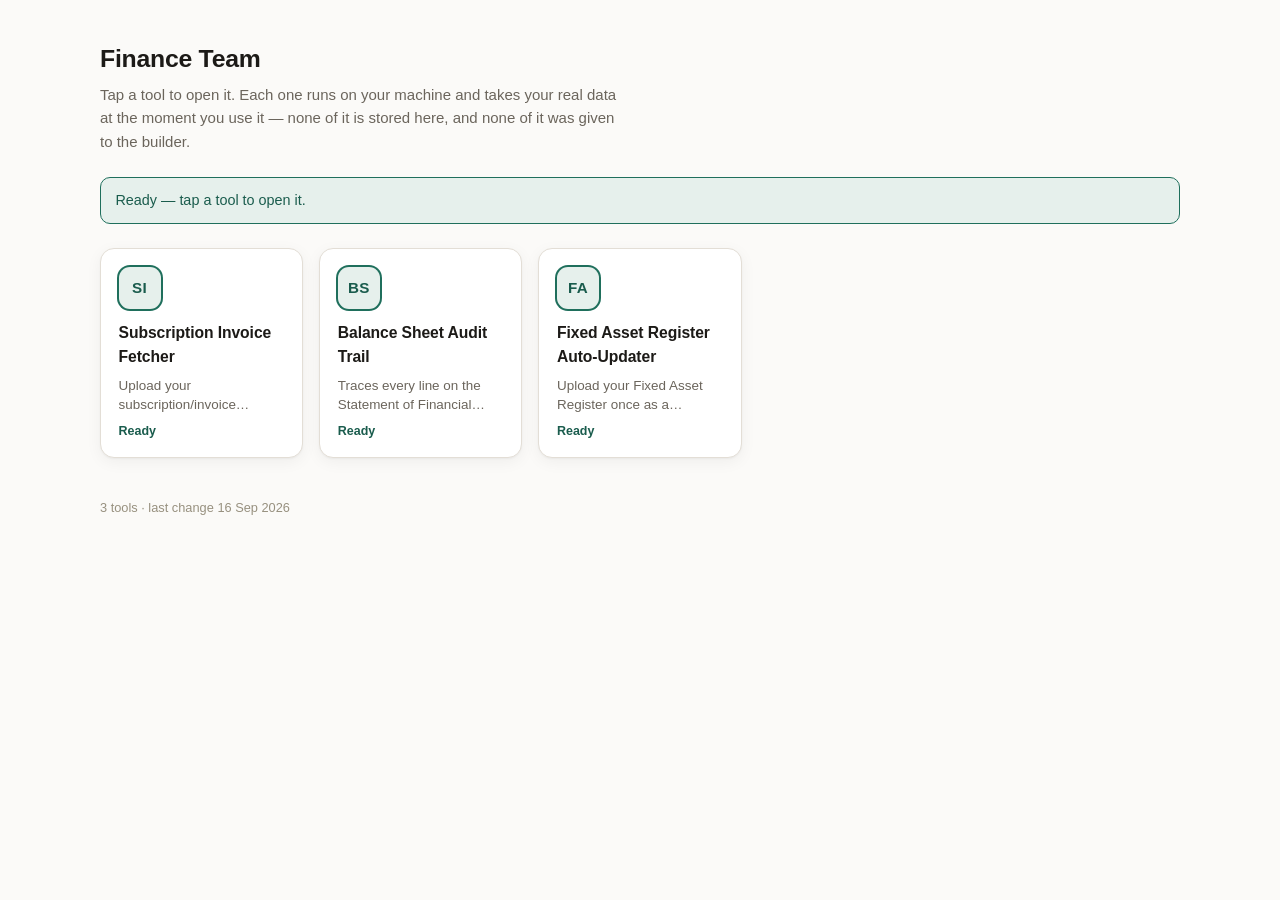
<file: index.html>
<!doctype html>
<html lang="en">
<head>
<meta charset="utf-8">
<meta name="viewport" content="width=device-width, initial-scale=1">
<title>Finance Team — tools</title>
<style>
:root {
  --bg: #fbfaf8; --surface: #ffffff; --surface-2: #f4f2ee;
  --border: #e3ded6; --border-strong: #cfc8bd;
  --text: #1c1a17; --text-dim: #6b655c; --text-faint: #97907f;
  --accent: #1f6f5c; --accent-soft: #e6f0ec; --accent-text: #1a5c4d;
  --warn: #8a5a12; --warn-soft: #fbf1de;
  --danger: #9b2c26; --danger-soft: #fbeceb;
  --radius: 10px;
  --shadow: 0 1px 2px rgba(28,26,23,.04), 0 4px 16px rgba(28,26,23,.05);
  --mono: ui-monospace, "SF Mono", Menlo, Consolas, monospace;
}
@media (prefers-color-scheme: dark) {
  :root {
    --bg: #16181a; --surface: #1e2124; --surface-2: #262a2e;
    --border: #333940; --border-strong: #454d56;
    --text: #e9e6e1; --text-dim: #a3a8ae; --text-faint: #757b83;
    --accent: #4db39a; --accent-soft: #1b2f2a; --accent-text: #6fc9b1;
    --warn: #d4a24a; --warn-soft: #2d2618;
    --danger: #e08a83; --danger-soft: #2e1c1b;
    --shadow: 0 1px 2px rgba(0,0,0,.3), 0 4px 16px rgba(0,0,0,.25);
  }
}
* { box-sizing: border-box; }
body {
  margin: 0; padding: 2.5rem 1.5rem 4rem;
  background: var(--bg); color: var(--text);
  font: 15px/1.55 -apple-system, BlinkMacSystemFont, "Segoe UI", Roboto, sans-serif;
}
.wrap { max-width: 1080px; margin: 0 auto; }
header.top { margin-bottom: .5rem; }
h1 { font-size: 1.55rem; margin: 0 0 .3rem; letter-spacing: -.01em; }
.sub { color: var(--text-dim); margin: 0 0 1.5rem; max-width: 62ch; }
.banner {
  border: 1px solid var(--border); background: var(--surface-2);
  color: var(--text-dim); border-radius: var(--radius);
  padding: .7rem .9rem; margin-bottom: 1.5rem; font-size: .9rem;
}
.banner.live { background: var(--accent-soft); border-color: var(--accent); color: var(--accent-text); }
.banner code { font-family: var(--mono); font-size: .85em; }
.grid { display: grid; gap: 1rem; grid-template-columns: repeat(auto-fill, minmax(200px, 1fr)); }
.tile {
  position: relative;
  background: var(--surface); border: 1px solid var(--border);
  border-radius: 14px; box-shadow: var(--shadow);
  padding: 1.15rem 1.1rem 1rem;
  display: flex; flex-direction: column; gap: .45rem;
  cursor: pointer; text-align: left;
  transition: transform .12s ease, border-color .12s ease, box-shadow .12s ease;
}
.tile:hover, .tile:focus-visible {
  transform: translateY(-2px);
  border-color: var(--accent);
  box-shadow: 0 2px 4px rgba(0,0,0,.06), 0 10px 24px rgba(0,0,0,.09);
  outline: none;
}
.tile:active { transform: translateY(0); }
.glyph {
  width: 42px; height: 42px; border-radius: 11px;
  display: grid; place-items: center; margin-bottom: .3rem;
  background: var(--accent-soft); color: var(--accent-text);
  font-weight: 700; font-size: .95rem; letter-spacing: .02em;
}
.tile-name { font-weight: 620; font-size: .98rem; letter-spacing: -.005em; }
.tile-sub {
  color: var(--text-dim); font-size: .84rem; line-height: 1.4;
  display: -webkit-box; -webkit-line-clamp: 2; -webkit-box-orient: vertical;
  overflow: hidden;
}
.tile-status { font-size: .78rem; color: var(--text-faint); min-height: 1.1em; }
.tile-status.up { color: var(--accent-text); font-weight: 600; }
.tile-status.bad { color: var(--danger); }
.tile-status.busy { color: var(--text-dim); }
.tile-stop {
  position: absolute; top: .7rem; right: .7rem;
  font: inherit; font-size: .74rem; padding: .15rem .45rem; cursor: pointer;
  border-radius: 6px; border: 1px solid var(--border-strong);
  background: var(--surface); color: var(--text-dim);
}
.tile-stop:hover { color: var(--danger); border-color: var(--danger); }
/* Running: a quiet dot in the corner, the way a phone marks a live app. */
.tile.is-up .glyph { box-shadow: 0 0 0 2px var(--accent); }
.tile-idle { cursor: default; opacity: .6; }
.tile-idle:hover { transform: none; border-color: var(--border); box-shadow: var(--shadow); }
.tile-idle .glyph { background: var(--surface-2); color: var(--text-faint); }
.empty {
  grid-column: 1 / -1; color: var(--text-dim);
  background: var(--surface); border: 1px dashed var(--border);
  border-radius: 14px; padding: 2rem 1.2rem; text-align: center;
}
.empty h2 { margin: 0 0 .3rem; font-size: 1rem; }
.empty p { margin: 0; font-size: .9rem; }
footer { margin-top: 2.5rem; color: var(--text-faint); font-size: .8rem; }
</style>
</head>
<body>
<div class="wrap">
  <header class="top">
    <h1>Finance Team</h1>
    <p class="sub">Tap a tool to open it. Each one runs on your machine and takes your
    real data at the moment you use it — none of it is stored here, and none of it
    was given to the builder.</p>
  </header>

  <div class="banner" id="banner">Ready — tap a tool to open it.</div>

  <div class="grid" id="grid">
      <article class="tile" data-slug="subscription-invoice-fetcher" role="button" tabindex="0"
               aria-label="Open Subscription Invoice Fetcher" title="Upload your subscription/invoice breakdown sheet and it searches your Gmail inbox for a matching invoice email for each row, using the vendor/partner name (not the internal department name) to search, and gives you back a report showing which invoices were found, with a live row-by-row progress indicator while it runs. — bring: The invoice breakdown sheet as a .xlsx file, with a header row somewhere in the first 10 rows containing columns for enterprise/department, (ideally) a separate vendor/partner/supplier column, a breakdown/description, an invoice date, and an amount; A Gmail App Password for the admin inbox to search (generated at Google Account -&gt; Security -&gt; 2-Step Verification -&gt; App Passwords), entered fresh each run">
        <span class="glyph" aria-hidden="true">SI</span>
        <span class="tile-name">Subscription Invoice Fetcher</span>
        <span class="tile-sub">Upload your subscription/invoice breakdown sheet and it searches your Gmail inbox for a matching invoice email for each row, using the vendor/partner name (not the internal department name) to search, and gives you back a report showing which invoices were found, with a live row-by-row progress indicator while it runs.</span>
        <span class="tile-status" data-role="status"></span>
        <button class="tile-stop" data-act="stop" hidden
                aria-label="Stop Subscription Invoice Fetcher">Stop</button>
      </article>

      <article class="tile" data-slug="balance-sheet-audit-trail" role="button" tabindex="0"
               aria-label="Open Balance Sheet Audit Trail" title="Traces every line on the Statement of Financial Position back to its supporting Trial Balance accounts and General Ledger transactions, flagging anything that doesn&#x27;t reconcile. Data can come from an Excel upload (SOFP/TB/GL) or a direct read-only pull from the connected staging Odoo instance for a chosen date range. — bring: Either: the three Excel sheets (.xlsx/.xlsm) — Statement of Financial Position (SOFP), Trial Balance (TB) and General Ledger (GL) — in the same layout the tool already expects; Or: a start and end date for a period to pull directly from the connected staging Odoo instance (requires ODOO_URL/ODOO_DB/ODOO_USERNAME/ODOO_API_KEY to be set on the server; no credentials are entered in the browser)">
        <span class="glyph" aria-hidden="true">BS</span>
        <span class="tile-name">Balance Sheet Audit Trail</span>
        <span class="tile-sub">Traces every line on the Statement of Financial Position back to its supporting Trial Balance accounts and General Ledger transactions, flagging anything that doesn&#x27;t reconcile. Data can come from an Excel upload (SOFP/TB/GL) or a direct read-only pull from the connected staging Odoo instance for a chosen date range.</span>
        <span class="tile-status" data-role="status"></span>
        <button class="tile-stop" data-act="stop" hidden
                aria-label="Stop Balance Sheet Audit Trail">Stop</button>
      </article>

      <article class="tile" data-slug="fixed-asset-register-auto-updater" role="button" tabindex="0"
               aria-label="Open Fixed Asset Register Auto-Updater" title="Upload your Fixed Asset Register once as a baseline, then each period upload that period&#x27;s invoices and GL; the tool files new purchases into the correct existing asset tab, calculates depreciation the same way the register already does, applies disposals to the matching existing row, and lists anything it couldn&#x27;t confidently resolve for you to handle by hand. — bring: The current Fixed Asset Register as an Excel workbook (.xlsx/.xlsm), uploaded once as the baseline; Each period: the new invoices as PDF or image files (including scans/photos), plus the GL covering those same transactions as .xlsx/.xlsm/.xls/.csv (a flat table with a Date, Amount and Account/Classification header row) — or the same FAR/GL workbook if the GL lives inside it as a sheet">
        <span class="glyph" aria-hidden="true">FA</span>
        <span class="tile-name">Fixed Asset Register Auto-Updater</span>
        <span class="tile-sub">Upload your Fixed Asset Register once as a baseline, then each period upload that period&#x27;s invoices and GL; the tool files new purchases into the correct existing asset tab, calculates depreciation the same way the register already does, applies disposals to the matching existing row, and lists anything it couldn&#x27;t confidently resolve for you to handle by hand.</span>
        <span class="tile-status" data-role="status"></span>
        <button class="tile-stop" data-act="stop" hidden
                aria-label="Stop Fixed Asset Register Auto-Updater">Stop</button>
      </article>
  </div>

  <footer>3 tools · last change 16 Sep 2026</footer>
</div>

<script>
const DATA = {"defaultOrigin": "http://127.0.0.1:8000", "features": [{"assumptions": ["A 'vendor/partner column' is any column whose header contains vendor, partner, or supplier - kept distinct from the enterprise/client/company/customer/organisation keyword group", "Matching is a plain text search of the vendor value (or enterprise value, as fallback) against the email sender, subject, and body - not fuzzy/alias matching", "The progress indicator is a simple text line updated per row via polling, not a graphical progress bar", "All other matching, date, and amount logic is unchanged from the previous version"], "capabilities": ["browser"], "created_at": "2026-09-14T16:27:10.357938+00:00", "expects": ["The invoice breakdown sheet as a .xlsx file, with a header row somewhere in the first 10 rows containing columns for enterprise/department, (ideally) a separate vendor/partner/supplier column, a breakdown/description, an invoice date, and an amount", "A Gmail App Password for the admin inbox to search (generated at Google Account -> Security -> 2-Step Verification -> App Passwords), entered fresh each run"], "gaps": ["No fuzzy/alias matching - a sheet vendor name that doesn't match the wording used in the actual invoice email (e.g. sheet says AWS but the email is from Amazon Web Services) will still show as not found", "Nothing is written back to the uploaded sheet - the enterprise/vendor distinction is used internally only"], "history": [{"at": "2026-09-14T16:27:10.357938+00:00", "build_id": "b_204a1eb1a7", "prompt": "I have attached a template subscription invoice. Across every enterprise there is a breakdown against every break down i want the invoice gotten from the admin email around that date. The feature shall take admin account access and the invoice sheet and get invoices from the gmail against every break down.", "version": 1}, {"at": "2026-09-16T12:03:29.395932+00:00", "build_id": "b_b1c05b7e96", "prompt": "Replace the current Google OAuth sign-in flow (which needs a Cloud Console app, GMAIL_CLIENT_ID/GMAIL_CLIENT_SECRET, and a redirect URI set up in advance) with a plain input field in the tool's own web page instead: an email address field and a Gmail App Password field (the 16-character password anyone can generate themselves from Google Account -> Security -> 2-Step Verification -> App Passwords, no developer setup needed). Use these two values to connect to the admin Gmail inbox over IMAP instead of the Gmail API/OAuth, and search for the invoice emails the same way as before. The app password field must be a masked password input, must never be written to disk or logged, and should only be held in memory for the current run (the user re-enters it each time they run the tool, same as they re-upload the sheet).", "version": 2}, {"at": "2026-09-16T16:50:07.523392+00:00", "build_id": "b_59c4301a2b", "prompt": "Sign-in is rejecting valid app passwords. The likely bug: Google displays the 16-character App Password with spaces every 4 characters for readability (e.g. 'abcd efgh ijkl mnop'), but the real password has no spaces. The current code only strips leading/trailing whitespace from the app_password field, not spaces in the middle, so a copy-pasted password with its original spacing gets sent to Gmail as-is and rejected. Fix: strip ALL whitespace from the app password (not just leading/trailing) before using it to sign in. Also update the on-page help text to mention that spaces in a pasted app password are fine and will be removed automatically.", "version": 3}, {"at": "2026-09-16T17:09:55.355429+00:00", "build_id": "b_4050d77c02", "prompt": "Every row is coming back as Missing Data on a real sheet. The cause: the sheet has a title/section label in row 1 (e.g. '20001  Software Subscriptions - Engineering') and the ACTUAL column headers are in row 2 (Sr No, Voucher Number, Invoice Date, Communication / Breakdown, Partner (Vendor), Debit, Breakup Amounts, Amount in dollars, Enterprise, Test Case (reference only)). The code currently does pd.read_excel(input_path) with no header row detection, so it always treats row 1 as the header \u2014 which is wrong here, so no column ever matches and every row is marked Missing Data. Fix: instead of assuming row 1 is the header, scan the first several rows (e.g. first 10) for the row that actually looks like a header \u2014 the one containing the most recognizable column-name keywords (enterprise/client/company/vendor, breakdown/description/communication, date, amount) \u2014 and use that row as the real header, skipping any title/label rows above it. Keep everything else the same (still uses the 'Enterprise' column for enterprise name, a breakdown/description column, an invoice date column, and an amount column).", "version": 4}, {"at": "2026-09-16T17:38:03.147582+00:00", "build_id": "b_f3e8ec5f04", "prompt": "Zero invoices are being matched even though the real invoice emails are sitting right there in the inbox. Root cause: the sheet has TWO different columns that both currently get treated as one \u2014 Enterprise (an internal department/cost-center label, e.g. Engineering, Admin) and Partner (Vendor) (the actual company that sent the invoice, e.g. Microsoft, Obsidian.md, Zoom). The tool is currently searching Gmail for the Enterprise value (Engineering) as the sender/company name, but Engineering is an internal department name that will never appear in any real invoice email \u2014 the vendor name (Microsoft, Zoom, etc) is what actually appears in the email sender/subject/body, and that value lives in a separate Partner (Vendor) column the tool ignores. Fix: detect a distinct vendor/partner column (keywords like vendor, partner, supplier \u2014 separate from the existing enterprise/client/company keyword group) and use THAT column'\\''s value to match against the email sender/subject/body, not the enterprise/department column. Keep the enterprise/department column for display in the output report as before, just stop using it as the email-matching key. If no separate vendor/partner column exists in a given sheet, fall back to using the enterprise column for matching same as today, so sheets without this distinction still work. Separately: the tool shows a plain '\\''Loading'\\'' message with no progress while it works through all the rows, which can take a while against a large inbox \u2014 add a simple progress indicator (e.g. '\\''Processing row 3 of 24...'\\'') so it does not look stuck.", "version": 5}], "prompt": "Zero invoices are being matched even though the real invoice emails are sitting right there in the inbox. Root cause: the sheet has TWO different columns that both currently get treated as one \u2014 Enterprise (an internal department/cost-center label, e.g. Engineering, Admin) and Partner (Vendor) (the actual company that sent the invoice, e.g. Microsoft, Obsidian.md, Zoom). The tool is currently searching Gmail for the Enterprise value (Engineering) as the sender/company name, but Engineering is an internal department name that will never appear in any real invoice email \u2014 the vendor name (Microsoft, Zoom, etc) is what actually appears in the email sender/subject/body, and that value lives in a separate Partner (Vendor) column the tool ignores. Fix: detect a distinct vendor/partner column (keywords like vendor, partner, supplier \u2014 separate from the existing enterprise/client/company keyword group) and use THAT column'\\''s value to match against the email sender/subject/body, not the enterprise/department column. Keep the enterprise/department column for display in the output report as before, just stop using it as the email-matching key. If no separate vendor/partner column exists in a given sheet, fall back to using the enterprise column for matching same as today, so sheets without this distinction still work. Separately: the tool shows a plain '\\''Loading'\\'' message with no progress while it works through all the rows, which can take a while against a large inbox \u2014 add a simple progress indicator (e.g. '\\''Processing row 3 of 24...'\\'') so it does not look stuck.", "run": {"health_path": "/", "install": ["pip install -r requirements.txt"], "port": 8000, "start": "python -m app.main"}, "slug": "subscription-invoice-fetcher", "summary": "Upload your subscription/invoice breakdown sheet and it searches your Gmail inbox for a matching invoice email for each row, using the vendor/partner name (not the internal department name) to search, and gives you back a report showing which invoices were found, with a live row-by-row progress indicator while it runs.", "system_id": "subscription-invoice-fetcher", "title": "Subscription Invoice Fetcher", "updated_at": "2026-09-16T17:38:03.147582+00:00", "version": 5}, {"assumptions": ["The Excel upload path, its expected file layout, and the reconciliation logic are unchanged from the previous version.", "'Pull from Odoo' reads the standard Accounting module records (account.move, account.move.line, account.account) on the staging instance already connected to this tool via environment variables \u2014 not a custom module.", "Only posted (validated) Odoo journal entries are included; draft/unposted entries are excluded, matching a finalized Excel export.", "One company, one period per Odoo pull; no multi-company consolidation and no period-over-period comparison in a single run.", "The Odoo pull is read-only: nothing is written back to Odoo.", "Odoo doesn't export a formatted Statement of Financial Position, so SOFP 'lines' pulled from Odoo are built by grouping account balances under Odoo's own account_type categories (e.g. Cash and Cash Equivalents, Trade and Other Payables) rather than reproducing your organization's exact statement captions.", "Uploaded workbooks and pulled Odoo data live only in server memory for the running process; restarting the app clears all sessions, and nothing from Odoo is cached between runs."], "capabilities": [], "created_at": "2026-07-30T17:51:16.544197+00:00", "expects": ["Either: the three Excel sheets (.xlsx/.xlsm) \u2014 Statement of Financial Position (SOFP), Trial Balance (TB) and General Ledger (GL) \u2014 in the same layout the tool already expects", "Or: a start and end date for a period to pull directly from the connected staging Odoo instance (requires ODOO_URL/ODOO_DB/ODOO_USERNAME/ODOO_API_KEY to be set on the server; no credentials are entered in the browser)"], "gaps": ["If ODOO_URL/ODOO_DB/ODOO_USERNAME/ODOO_API_KEY aren't set on the server, the 'Pull from Odoo' option will report a clear configuration error and only the Excel upload path will work.", "Note-linked disclosures (separate note sheets referenced by a Note column) are not cross-referenced automatically for either source.", "Sign-convention differences between systems are flagged as a likely mismatch rather than silently corrected."], "history": [{"at": "2026-07-30T17:51:16.544197+00:00", "build_id": "b_49e3ebe32c", "prompt": "Create a generic Balance Sheet Audit Support feature that accepts an uploaded Excel workbook (following the same structure as the provided sample workbook) as input. The workbook will contain at least three sheets: \"SOFP\", \"TB New 2025\", and \"GL New 2025\" (or equivalent configurable sheet names). The feature should automatically read the workbook, identify the Statement of Financial Position (SOFP), Trial Balance (TB), and General Ledger (GL) data, and generate an end-to-end audit trail for every Balance Sheet head. For each SOFP closing balance, identify the relevant TB and GL account(s), derive the closing balance from the underlying GL data, present a detailed breakup showing how the reported balance is composed, reconcile the aggregated GL balance with the reported SOFP balance, and clearly flag any differences, missing mappings, or unreconciled amounts. The output should be a structured audit report that enables Finance and Audit teams to trace every reported Balance Sheet figure back to its supporting ledger accounts and transactions without manually reviewing the entire General Ledger. The implementation should work for any uploaded workbook that follows the same tabular structure as the sample, rather than being hardcoded to a specific file.", "version": 1}, {"at": "2026-07-30T17:58:37.352747+00:00", "build_id": "b_e6db6c7034", "prompt": "when i hover on view transcations/unmap when one of the sofp is expanded its blue over blue and affects readibility can you fix that", "version": 2}, {"at": "2026-07-31T11:00:24.804353+00:00", "build_id": "b_f8fab9505d", "prompt": "dark mode integration", "version": 3}, {"at": "2026-09-02T04:32:26.673681+00:00", "build_id": "b_b82469fa67", "prompt": "in addition to uploading SOFP, TB and GL as Excel files, also add an option pull that data directly from Odoo.", "version": 4}], "prompt": "in addition to uploading SOFP, TB and GL as Excel files, also add an option pull that data directly from Odoo.", "run": {"health_path": "/", "install": ["pip install -r requirements.txt"], "port": 8000, "start": "python main.py"}, "slug": "balance-sheet-audit-trail", "summary": "Traces every line on the Statement of Financial Position back to its supporting Trial Balance accounts and General Ledger transactions, flagging anything that doesn't reconcile. Data can come from an Excel upload (SOFP/TB/GL) or a direct read-only pull from the connected staging Odoo instance for a chosen date range.", "system_id": "balance-sheet-audit-trail", "title": "Balance Sheet Audit Trail", "updated_at": "2026-09-02T04:32:26.673681+00:00", "version": 4}, {"assumptions": ["The baseline FAR's existing tab/column layout is exactly what future updates should match; no new tab, column, or asset class is ever added", "The GL is a flat table with a recognizable header row (not a sectioned ledger export with account names as row headings and no repeated header)", "An invoice matches a GL line by amount + date within a tolerance window, boosted by vendor/reference where present; more than one plausible match is treated as an exception rather than guessed", "The period each run covers is derived automatically from the register's own last recorded closing position through to the latest transaction date found in that run's own files \u2014 never asked of the user", "Only text-based PDFs and plain image files (PNG/JPG/TIFF/BMP) are read automatically via the built-in local OCR engine; scanned PDFs without a text layer are not"], "capabilities": [], "created_at": "2026-08-18T18:51:06.018829+00:00", "expects": ["The current Fixed Asset Register as an Excel workbook (.xlsx/.xlsm), uploaded once as the baseline", "Each period: the new invoices as PDF or image files (including scans/photos), plus the GL covering those same transactions as .xlsx/.xlsm/.xls/.csv (a flat table with a Date, Amount and Account/Classification header row) \u2014 or the same FAR/GL workbook if the GL lives inside it as a sheet"], "gaps": ["Reading a 'sectioned ledger' style register (account-code-and-name row followed by unlabeled purchase rows, no repeated header, running-total rows like 'Initial Balance'/'Subtotal' interspersed) was requested but is not implemented in this version \u2014 the finance user tried an earlier attempt at this and asked to undo it, so the tool still requires the GL to be a flat table with a recognizable header row; a sectioned-ledger register upload will be reported as unrecognized rather than parsed", "Vendor/tax/approval information is not extracted from invoices, and disposals are recognized only from GL narration keywords (disposal, written off, scrap, sold), not from an explicit disposal flag"], "history": [{"at": "2026-08-18T18:51:06.018829+00:00", "build_id": "b_fd56922892", "prompt": "Develop an automated Fixed Asset Register (FAR) Update Feature for our centralized Accounting & Finance Dashboard.\r\n\r\nThe purpose of this feature is to continuously update an existing Fixed Asset Register from its current closing position onwards, without requiring the user to rebuild or manually update the FAR.\r\n\r\nThe user will upload the existing FAR ONCE as the BASELINE. The uploaded FAR is the source of truth for the existing FAR structure and accounting treatment. The feature must inspect the uploaded FAR and automatically understand its existing tabs, asset classes, columns, formatting, depreciation rates, depreciation calculations, schedules, formulas and overall structure. Do not create a new FAR structure or ask the user to define these items separately. Simply preserve and follow the structure already present in the uploaded FAR.\r\n\r\nAfter the baseline FAR has been uploaded, whenever the user wants to update it for a subsequent period/year, the user will provide:\r\n\r\n1. The fixed asset addition invoices for that period/year.\r\n2. The relevant General Ledger (GL) for those transactions.\r\n\r\nThe feature must use the two inputs for different purposes:\r\n\r\n- INVOICES should be used to obtain the detailed information required to update the FAR, including asset description, invoice date, vendor, invoice/reference number, amount and any other relevant information available on the invoice.\r\n- GL should be used primarily for classification and accounting validation, particularly to determine which existing asset-class tab/head the transaction belongs to and to validate the relevant accounting entry.\r\n\r\nThe feature should therefore match and use the invoice and GL together rather than relying on either source alone.\r\n\r\nFor example, if an invoice contains the purchase of a laptop and the corresponding GL identifies the transaction under Computer Equipment, the feature should automatically add the asset to the existing Computer Equipment section/tab of the FAR and populate the relevant information using the invoice.\r\n\r\nThe feature must NOT overwrite or recreate the historical FAR. It should take the existing FAR closing position as the starting point and add/process only the transactions occurring after that position.\r\n\r\nEvery time an update is performed, the feature should automatically:\r\n\r\n- Identify the new fixed asset additions from the provided invoices and GL.\r\n- Match the invoices with the relevant GL transactions.\r\n- Determine the appropriate existing asset class using the GL classification.\r\n- Extract the detailed asset information from the invoices.\r\n- Add the new assets to the appropriate existing FAR tab/listing.\r\n- Follow the exact presentation, columns, formulas and structure already used in the uploaded FAR.\r\n- Continue the existing depreciation schedule for the newly added assets.\r\n- Update the relevant depreciation and carrying amounts within the FAR in the same manner as the existing assets.\r\n- Preserve all previously recorded assets and historical information.\r\n- Avoid duplicating assets or transactions that are already present in the FAR.\r\n\r\nDEPRECIATION RULE:\r\n\r\nFor newly added assets, the month of purchase must be treated as a full month for depreciation purposes.\r\n\r\nIf an asset is purchased at any date during a month, depreciation for the entire month must be charged.\r\n\r\nIf an asset is disposed of during a month, no depreciation should be charged for the month of disposal. Depreciation should therefore stop in the month immediately preceding the disposal month.\r\n\r\nThe depreciation rate, useful life, calculation method and presentation must NOT be separately provided by the user. The feature must identify and follow the rules already present in the uploaded FAR.\r\n\r\nThe same principle applies to all other FAR-related structure and accounting treatment: the uploaded FAR is the reference point and should be followed.\r\n\r\nIf disposal transactions are identifiable from the provided GL/supporting information, update the relevant existing asset rather than treating the disposal as a new addition, and apply the existing FAR's disposal treatment together with the depreciation rule above.\r\n\r\nThe feature must also perform reasonable validation while processing the update. It should identify duplicate transactions, invoices that cannot be matched with the GL, GL transactions that cannot be matched with an invoice, amount mismatches, or transactions that cannot be reliably classified.\r\n\r\nDo not repeatedly ask the user routine accounting or formatting questions. The feature should make these decisions by inspecting the existing FAR and applying the workflow defined above.\r\n\r\nOnly flag an item for user review when the information genuinely cannot be determined from the uploaded FAR, invoices and GL. Such items should be clearly identified as exceptions rather than being guessed or incorrectly incorporated into the FAR.\r\n\r\nThe key workflow is:\r\n\r\nBASELINE FAR \u2192 uploaded once and treated as the master/source of truth.\r\n\r\nSUBSEQUENT PERIOD \u2192 upload invoices + relevant GL \u2192 feature automatically identifies, classifies and adds the new assets \u2192 calculates/updates depreciation \u2192 preserves the existing FAR \u2192 produces the updated FAR.\r\n\r\nFor every future update, the latest updated FAR should become the new starting point, so the user only needs to provide the new period's invoices and GL.\r\n\r\nThe final result must be the SAME FAR updated from its existing closing position onwards, with the new additions and related depreciation incorporated into the appropriate existing sections/tabs, without requiring the user to manually restructure, classify or rebuild the FAR.", "version": 1}, {"at": "2026-08-19T07:08:40.859907+00:00", "build_id": "b_ab25eb7d11", "prompt": "When i upload OCR it says The OCR engine (tesseract) is not installed on this machine, so image invoices cannot be read automatically.", "version": 2}, {"at": "2026-08-19T08:39:10.944496+00:00", "build_id": "b_2d794b6d38", "prompt": "Rather than rejecting the file, it should be smart enough to:\r\n\r\nNotice when a row is just an account name (like \"41501 Computer Equipments\") sitting by itself \u2014 and treat everything below it as belonging to that account, until the next account name shows up.\r\nSkip non-transaction rows like \"Initial Balance\" or subtotal rows \u2014 those aren't individual purchases, they're running totals.\r\nFigure out which column is the date and which is the amount by looking at the actual data in each row (dates look like dates, amounts are numbers), rather than requiring a labeled header that says \"Date\" or \"Amount\" whatever info is missing get it from the invoice", "version": 3}], "prompt": "Rather than rejecting the file, it should be smart enough to:\r\n\r\nNotice when a row is just an account name (like \"41501 Computer Equipments\") sitting by itself \u2014 and treat everything below it as belonging to that account, until the next account name shows up.\r\nSkip non-transaction rows like \"Initial Balance\" or subtotal rows \u2014 those aren't individual purchases, they're running totals.\r\nFigure out which column is the date and which is the amount by looking at the actual data in each row (dates look like dates, amounts are numbers), rather than requiring a labeled header that says \"Date\" or \"Amount\" whatever info is missing get it from the invoice", "run": {"health_path": "/health", "install": ["pip install -r requirements.txt"], "port": 8000, "start": "python app.py"}, "slug": "fixed-asset-register-auto-updater", "summary": "Upload your Fixed Asset Register once as a baseline, then each period upload that period's invoices and GL; the tool files new purchases into the correct existing asset tab, calculates depreciation the same way the register already does, applies disposals to the matching existing row, and lists anything it couldn't confidently resolve for you to handle by hand.", "system_id": "fixed-asset-register-auto-updater", "title": "Fixed Asset Register Auto-Updater", "updated_at": "2026-08-19T08:39:10.944496+00:00", "version": 3}]};
// Served by the gateway -> each tool is a permanently-running subprocess
// reachable at its own path prefix off this same origin (see gateway.py).
// There's no separate "launch"/"stop" lifecycle here: all three tools are
// already up as soon as the gateway itself is, so a tile click just
// navigates to the tool's own mounted path.
const banner = document.getElementById("banner");
const grid = document.getElementById("grid");

const tile = (slug) => grid.querySelector('.tile[data-slug="' + CSS.escape(slug) + '"]');
const statusEl = (slug) => tile(slug) && tile(slug).querySelector('[data-role="status"]');
const setStatus = (slug, text, cls) => {
  const el = statusEl(slug);
  if (el) { el.className = "tile-status " + (cls || ""); el.textContent = text; }
};

function toolUrl(slug) {
  // Trailing slash matters: each tool's own HTML/JS uses paths relative to
  // its mount root, so they only resolve correctly once the browser is at
  // ".../<slug>/" (the gateway redirects the bare prefix there too).
  return "/" + slug + "/";
}

function openTool(slug) {
  window.open(toolUrl(slug), "_blank", "noopener");
}

for (const f of DATA.features) {
  const host = tile(f.slug);
  if (!host) continue;
  host.classList.add("is-up");
  setStatus(f.slug, "Ready", "up");
  // Stopping a tool doesn't make sense under the gateway (it's a shared,
  // always-on subprocess, not a per-user session) — keep the control hidden.
  const stopBtn = host.querySelector('[data-act="stop"]');
  if (stopBtn) stopBtn.hidden = true;
}

banner.className = "banner live";
banner.textContent = "Ready — tap a tool to open it.";

grid.addEventListener("click", (event) => {
  const host = event.target.closest(".tile");
  if (!host || host.classList.contains("tile-idle")) return;
  if (event.target.closest('[data-act="stop"]')) {
    event.stopPropagation();
    return;
  }
  openTool(host.dataset.slug);
});

grid.addEventListener("keydown", (event) => {
  if (event.key !== "Enter" && event.key !== " ") return;
  const host = event.target.closest(".tile");
  if (!host || host.classList.contains("tile-idle")) return;
  event.preventDefault();
  openTool(host.dataset.slug);
});
</script>
</body>
</html>
</file>
